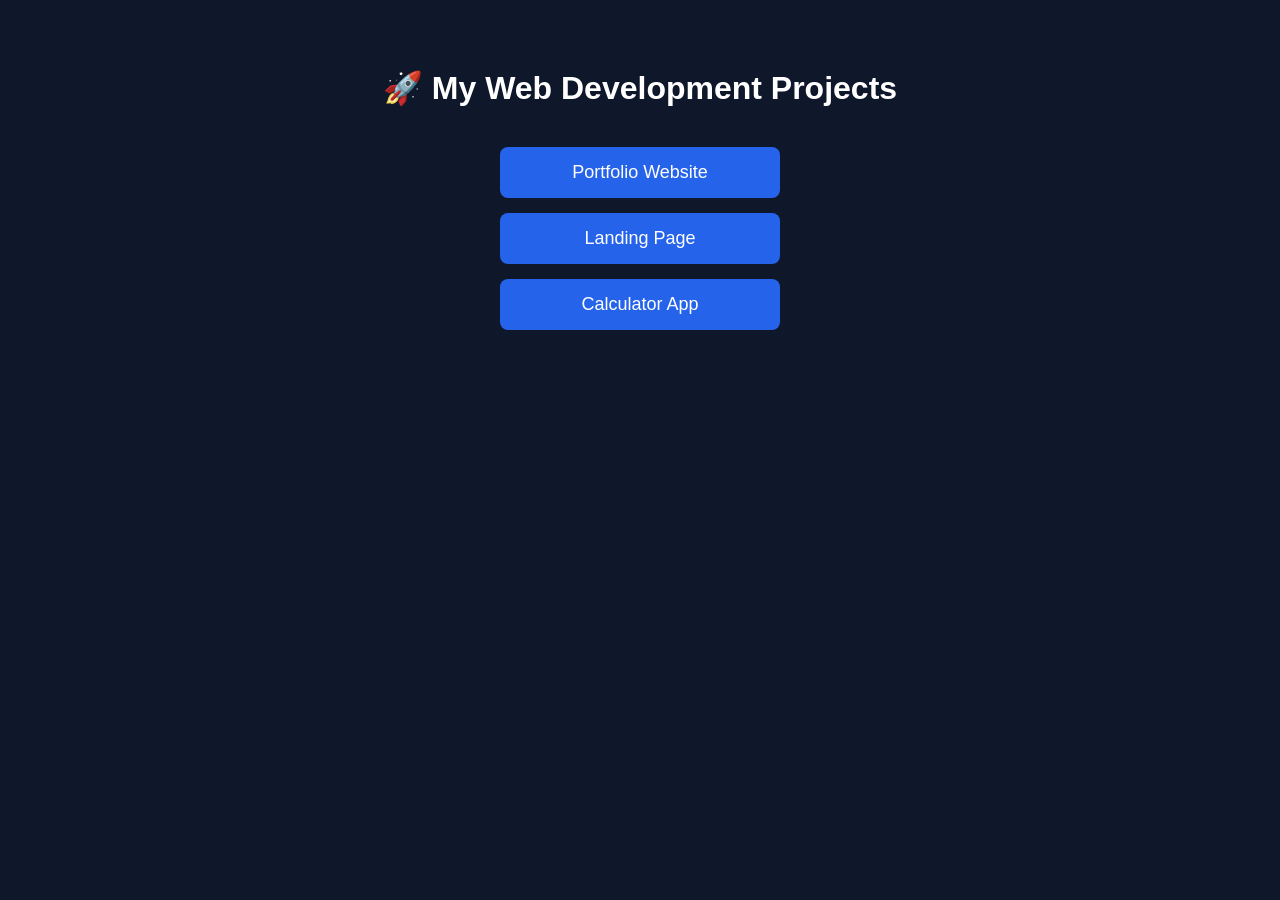
<file: index.html>
<!DOCTYPE html>
<html lang="en">
<head>
<meta charset="UTF-8">
<title>Shivam Projects</title>
<style>
body{
font-family: Arial;
text-align:center;
background:#0f172a;
color:white;
padding:40px;
}
h1{
margin-bottom:40px;
}
a{
display:block;
width:250px;
margin:15px auto;
padding:15px;
background:#2563eb;
color:white;
text-decoration:none;
border-radius:8px;
font-size:18px;
}
a:hover{
background:#1e40af;
}
</style>
</head>

<body>

<h1>🚀 My Web Development Projects</h1>

<a href="./portfolio/">Portfolio Website</a>

<a href="./Landing-page/">Landing Page</a>

<a href="./Calculator/">Calculator App</a>

</body>
</html>
</file>
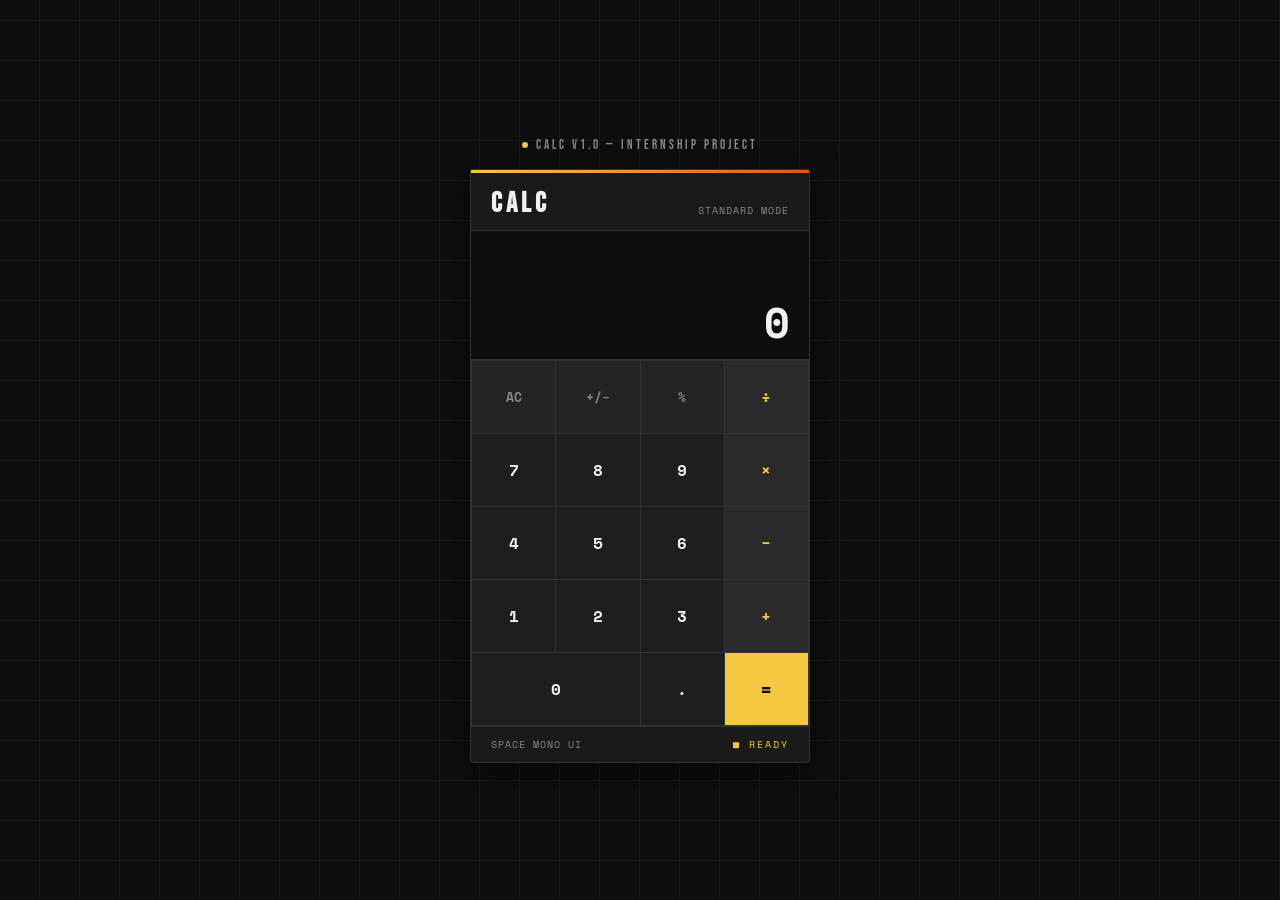
<file: Calculator/index.html>
<!DOCTYPE html>
<html lang="en">
<head>
  <meta charset="UTF-8" />
  <meta name="viewport" content="width=device-width, initial-scale=1.0" />
  <title>CALC — Internship Project</title>
  <link href="https://fonts.googleapis.com/css2?family=Space+Mono:wght@400;700&family=Bebas+Neue&display=swap" rel="stylesheet" />
  <style>
    *, *::before, *::after { box-sizing: border-box; margin: 0; padding: 0; }

    :root {
      --bg: #0e0e0e;
      --surface: #1a1a1a;
      --surface2: #242424;
      --border: #333;
      --accent: #f5c842;
      --accent2: #e8531a;
      --text: #f0f0f0;
      --muted: #888;
      --btn-op: #2a2a2a;
      --btn-num: #1e1e1e;
      --btn-eq: #f5c842;
      --btn-eq-text: #0e0e0e;
      --shadow: 0 8px 32px rgba(0,0,0,0.6);
      --radius: 4px;
    }

    body {
      min-height: 100vh;
      background: var(--bg);
      display: flex;
      align-items: center;
      justify-content: center;
      font-family: 'Space Mono', monospace;
      background-image:
        repeating-linear-gradient(0deg, transparent, transparent 39px, #1a1a1a 39px, #1a1a1a 40px),
        repeating-linear-gradient(90deg, transparent, transparent 39px, #1a1a1a 39px, #1a1a1a 40px);
    }

    .wrapper {
      display: flex;
      flex-direction: column;
      align-items: center;
      gap: 16px;
      animation: slideUp 0.6s cubic-bezier(0.16,1,0.3,1) both;
    }

    @keyframes slideUp {
      from { opacity: 0; transform: translateY(40px); }
      to   { opacity: 1; transform: translateY(0); }
    }

    .badge {
      display: flex;
      align-items: center;
      gap: 8px;
      font-family: 'Bebas Neue', sans-serif;
      font-size: 13px;
      letter-spacing: 3px;
      color: var(--muted);
    }

    .badge span {
      width: 6px; height: 6px;
      background: var(--accent);
      border-radius: 50%;
      animation: pulse 2s infinite;
    }

    @keyframes pulse {
      0%, 100% { opacity: 1; }
      50%       { opacity: 0.3; }
    }

    .calc {
      width: 340px;
      background: var(--surface);
      border: 1px solid var(--border);
      border-radius: 2px;
      overflow: hidden;
      box-shadow: var(--shadow), inset 0 1px 0 rgba(255,255,255,0.05);
      position: relative;
    }

    /* Accent bar top */
    .calc::before {
      content: '';
      position: absolute;
      top: 0; left: 0; right: 0;
      height: 3px;
      background: linear-gradient(90deg, var(--accent), var(--accent2));
    }

    /* Header */
    .header {
      padding: 20px 20px 12px;
      border-bottom: 1px solid var(--border);
      display: flex;
      justify-content: space-between;
      align-items: flex-end;
    }

    .header h1 {
      font-family: 'Bebas Neue', sans-serif;
      font-size: 28px;
      letter-spacing: 4px;
      color: var(--text);
      line-height: 1;
    }

    .header .version {
      font-size: 10px;
      color: var(--muted);
      letter-spacing: 1px;
    }

    /* Display */
    .display {
      padding: 20px 20px 16px;
      border-bottom: 1px solid var(--border);
      background: var(--bg);
      min-height: 110px;
      display: flex;
      flex-direction: column;
      justify-content: flex-end;
      align-items: flex-end;
      gap: 6px;
      position: relative;
    }

    .display .history {
      font-size: 12px;
      color: var(--muted);
      letter-spacing: 1px;
      min-height: 18px;
      text-align: right;
      word-break: break-all;
    }

    .display .expression {
      font-size: 14px;
      color: var(--accent);
      letter-spacing: 1px;
      min-height: 20px;
      text-align: right;
      word-break: break-all;
    }

    .display .result {
      font-size: 42px;
      font-weight: 700;
      color: var(--text);
      letter-spacing: -1px;
      line-height: 1;
      text-align: right;
      word-break: break-all;
      transition: font-size 0.1s;
    }

    .display .result.shrink { font-size: 28px; }

    /* Buttons grid */
    .buttons {
      display: grid;
      grid-template-columns: repeat(4, 1fr);
      gap: 1px;
      background: var(--border);
      padding: 1px;
    }

    button {
      border: none;
      cursor: pointer;
      font-family: 'Space Mono', monospace;
      font-size: 16px;
      font-weight: 700;
      height: 72px;
      display: flex;
      align-items: center;
      justify-content: center;
      transition: background 0.1s, transform 0.08s, color 0.1s;
      position: relative;
      user-select: none;
      outline: none;
    }

    button:active { transform: scale(0.93); }

    /* Ripple */
    button::after {
      content: '';
      position: absolute;
      inset: 0;
      background: white;
      opacity: 0;
      transition: opacity 0.3s;
      border-radius: var(--radius);
    }

    button.ripple::after { opacity: 0.08; }

    /* Number buttons */
    .btn-num {
      background: var(--btn-num);
      color: var(--text);
    }
    .btn-num:hover { background: #252525; }

    /* Operator buttons */
    .btn-op {
      background: var(--btn-op);
      color: var(--accent);
    }
    .btn-op:hover { background: #313131; }

    /* Function buttons */
    .btn-fn {
      background: var(--surface2);
      color: var(--muted);
      font-size: 13px;
    }
    .btn-fn:hover { background: #2e2e2e; color: var(--text); }

    /* Equals */
    .btn-eq {
      background: var(--btn-eq);
      color: var(--btn-eq-text);
      font-size: 20px;
    }
    .btn-eq:hover { background: #f7d050; }

    /* Zero spans 2 cols */
    .span2 { grid-column: span 2; }

    /* Footer */
    .footer {
      padding: 10px 20px;
      border-top: 1px solid var(--border);
      display: flex;
      justify-content: space-between;
      align-items: center;
    }

    .footer span {
      font-size: 10px;
      color: var(--muted);
      letter-spacing: 1px;
    }

    .footer .mode {
      font-size: 10px;
      color: var(--accent);
      letter-spacing: 2px;
    }

    /* Error shake */
    @keyframes shake {
      0%, 100% { transform: translateX(0); }
      20%       { transform: translateX(-8px); }
      40%       { transform: translateX(8px); }
      60%       { transform: translateX(-6px); }
      80%       { transform: translateX(6px); }
    }

    .display.error { animation: shake 0.4s ease; }
    .display.error .result { color: var(--accent2); }
  </style>
</head>
<body>
  <div class="wrapper">
    <div class="badge"><span></span> CALC v1.0 — INTERNSHIP PROJECT</div>

    <div class="calc">
      <div class="header">
        <h1>CALC</h1>
        <div class="version">STANDARD MODE</div>
      </div>

      <div class="display" id="display">
        <div class="history" id="history"></div>
        <div class="expression" id="expression"></div>
        <div class="result" id="result">0</div>
      </div>

      <div class="buttons">
        <!-- Row 1 -->
        <button class="btn-fn" data-action="clear">AC</button>
        <button class="btn-fn" data-action="sign">+/−</button>
        <button class="btn-fn" data-action="percent">%</button>
        <button class="btn-op" data-action="operator" data-value="÷">÷</button>

        <!-- Row 2 -->
        <button class="btn-num" data-action="digit" data-value="7">7</button>
        <button class="btn-num" data-action="digit" data-value="8">8</button>
        <button class="btn-num" data-action="digit" data-value="9">9</button>
        <button class="btn-op" data-action="operator" data-value="×">×</button>

        <!-- Row 3 -->
        <button class="btn-num" data-action="digit" data-value="4">4</button>
        <button class="btn-num" data-action="digit" data-value="5">5</button>
        <button class="btn-num" data-action="digit" data-value="6">6</button>
        <button class="btn-op" data-action="operator" data-value="−">−</button>

        <!-- Row 4 -->
        <button class="btn-num" data-action="digit" data-value="1">1</button>
        <button class="btn-num" data-action="digit" data-value="2">2</button>
        <button class="btn-num" data-action="digit" data-value="3">3</button>
        <button class="btn-op" data-action="operator" data-value="+">+</button>

        <!-- Row 5 -->
        <button class="btn-num span2" data-action="digit" data-value="0">0</button>
        <button class="btn-num" data-action="decimal">.</button>
        <button class="btn-eq" data-action="equals">=</button>
      </div>

      <div class="footer">
        <span>SPACE MONO UI</span>
        <span class="mode">■ READY</span>
      </div>
    </div>
  </div>

  <script>
    const display  = document.getElementById('display');
    const resultEl = document.getElementById('result');
    const exprEl   = document.getElementById('expression');
    const histEl   = document.getElementById('history');

    let state = {
      current:   '0',
      previous:  '',
      operator:  '',
      resetNext: false,
      history:   ''
    };

    function updateDisplay() {
      resultEl.textContent = state.current;
      exprEl.textContent   = state.previous + (state.operator ? ' ' + state.operator : '');
      histEl.textContent   = state.history;
      resultEl.classList.toggle('shrink', state.current.length > 10);
    }

    function handleDigit(v) {
      if (state.resetNext) {
        state.current = v;
        state.resetNext = false;
      } else {
        state.current = state.current === '0' ? v : (state.current.length < 14 ? state.current + v : state.current);
      }
      updateDisplay();
    }

    function handleDecimal() {
      if (state.resetNext) { state.current = '0.'; state.resetNext = false; }
      else if (!state.current.includes('.')) state.current += '.';
      updateDisplay();
    }

    function handleOperator(op) {
      if (state.operator && !state.resetNext) calculate(false);
      state.previous  = state.current;
      state.operator  = op;
      state.resetNext = true;
      updateDisplay();
    }

    function calculate(final = true) {
      if (!state.operator || state.resetNext) return;
      const a = parseFloat(state.previous);
      const b = parseFloat(state.current);
      let res;
      switch (state.operator) {
        case '+': res = a + b; break;
        case '−': res = a - b; break;
        case '×': res = a * b; break;
        case '÷':
          if (b === 0) { showError(); return; }
          res = a / b; break;
      }
      const expr = `${state.previous} ${state.operator} ${state.current}`;
      res = parseFloat(res.toPrecision(12));
      const resStr = String(res);
      if (final) state.history = expr + ' =';
      state.current   = resStr;
      state.previous  = '';
      state.operator  = '';
      state.resetNext = true;
      updateDisplay();
    }

    function showError() {
      state.current = 'Error';
      state.previous = ''; state.operator = ''; state.resetNext = true;
      updateDisplay();
      display.classList.add('error');
      setTimeout(() => display.classList.remove('error'), 500);
    }

    function handleClear() {
      state = { current: '0', previous: '', operator: '', resetNext: false, history: '' };
      updateDisplay();
    }

    function handleSign() {
      state.current = String(parseFloat(state.current) * -1);
      updateDisplay();
    }

    function handlePercent() {
      state.current = String(parseFloat(state.current) / 100);
      updateDisplay();
    }

    // Button clicks
    document.querySelectorAll('button').forEach(btn => {
      btn.addEventListener('click', () => {
        const { action, value } = btn.dataset;

        // Ripple effect
        btn.classList.add('ripple');
        setTimeout(() => btn.classList.remove('ripple'), 300);

        if (action === 'digit')    handleDigit(value);
        if (action === 'decimal')  handleDecimal();
        if (action === 'operator') handleOperator(value);
        if (action === 'equals')   calculate(true);
        if (action === 'clear')    handleClear();
        if (action === 'sign')     handleSign();
        if (action === 'percent')  handlePercent();
      });
    });

    // Keyboard support
    const keyMap = {
      '0':'0','1':'1','2':'2','3':'3','4':'4',
      '5':'5','6':'6','7':'7','8':'8','9':'9',
      '+':'+', '-':'−', '*':'×', '/':'÷',
      'Enter':'=', '=':'=', 'Escape':'AC', 'Backspace':'back',
      '.':'.', '%':'%'
    };

    document.addEventListener('keydown', e => {
      const k = keyMap[e.key];
      if (!k) return;
      e.preventDefault();
      if ('0123456789'.includes(k)) handleDigit(k);
      else if (k === '.') handleDecimal();
      else if (['+','−','×','÷'].includes(k)) handleOperator(k);
      else if (k === '=') calculate(true);
      else if (k === 'AC') handleClear();
      else if (k === '%') handlePercent();
      else if (k === 'back') {
        if (state.current.length > 1) state.current = state.current.slice(0,-1);
        else state.current = '0';
        updateDisplay();
      }
    });

    updateDisplay();
  </script>
</body>
</html>
</file>
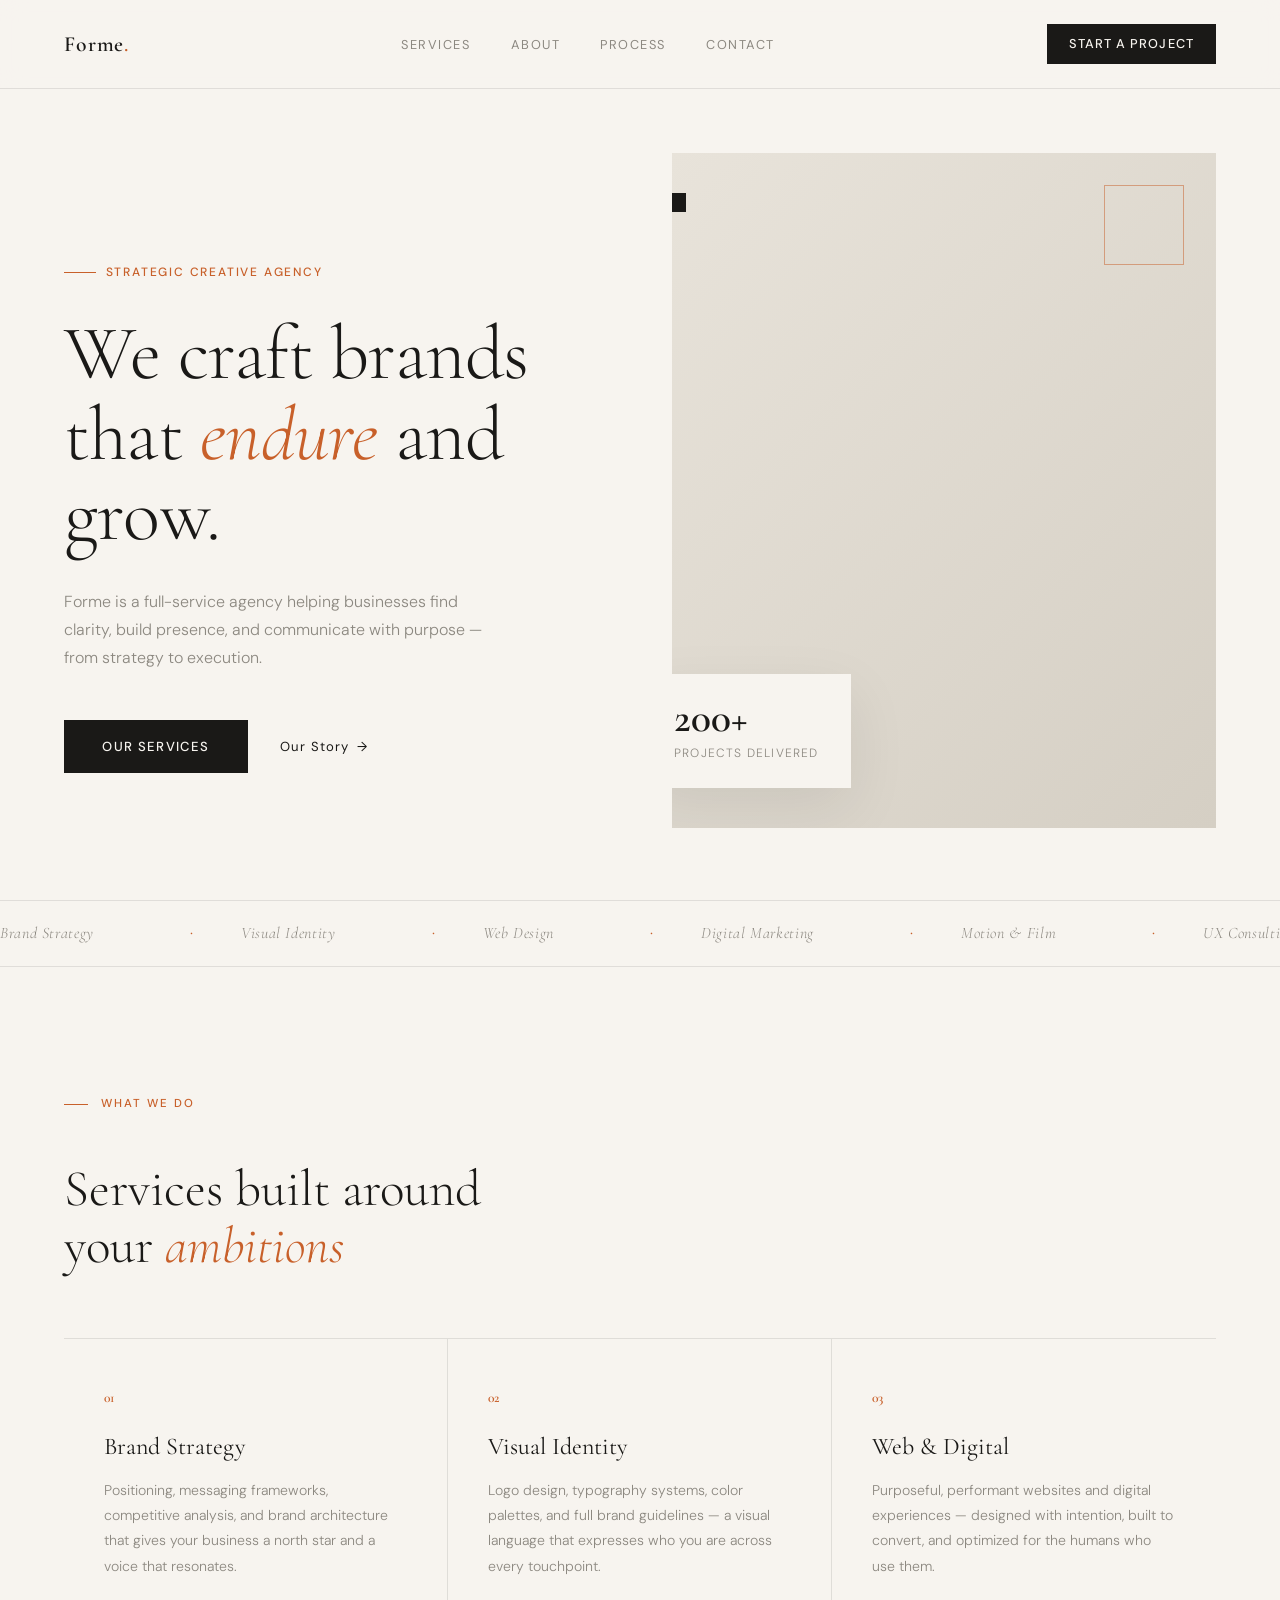
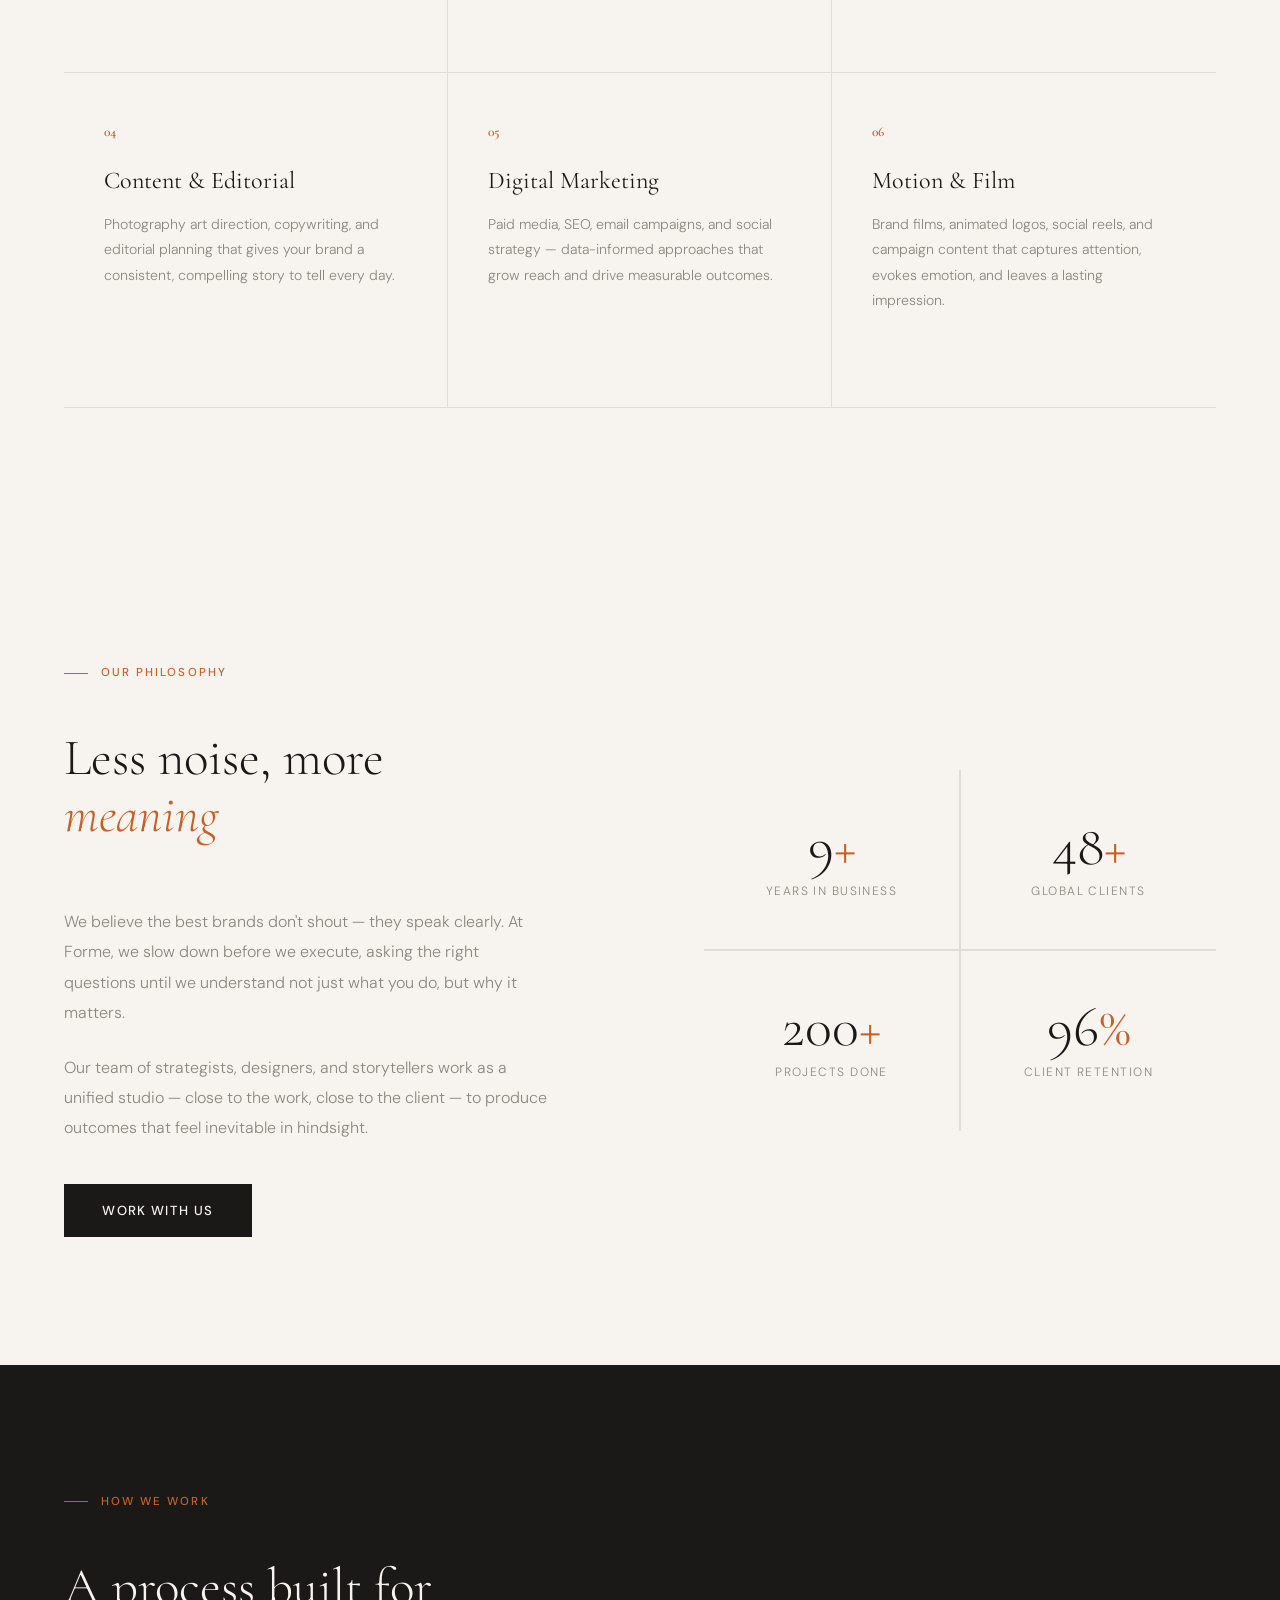
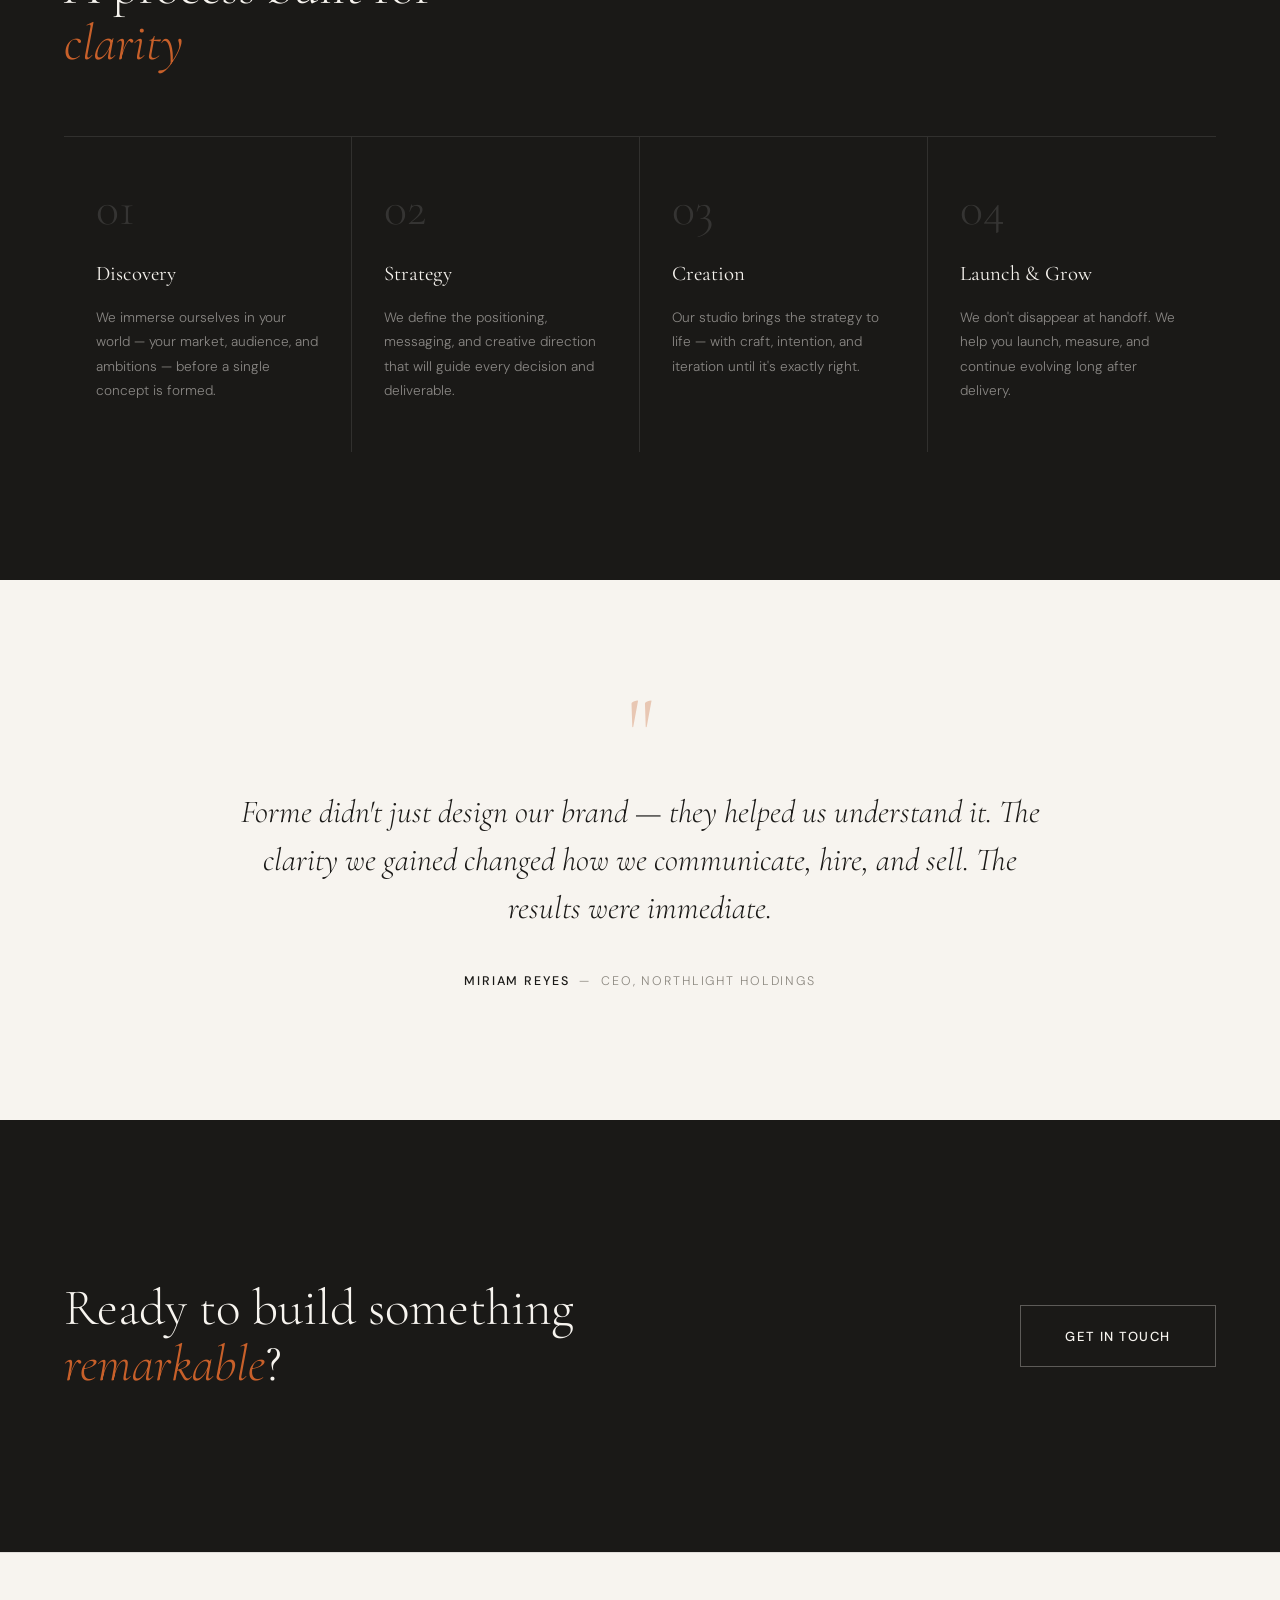
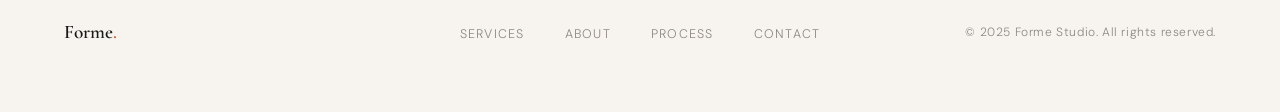
<file: Landing-page/index.html>
<!DOCTYPE html>
<html lang="en">
<head>
  <meta charset="UTF-8" />
  <meta name="viewport" content="width=device-width, initial-scale=1.0"/>
  <title>Forme Studio — Strategic Creative Agency</title>
  <link href="https://fonts.googleapis.com/css2?family=Cormorant+Garamond:ital,wght@0,300;0,400;0,600;1,300;1,400&family=DM+Sans:wght@300;400;500&display=swap" rel="stylesheet"/>
  <style>
    *, *::before, *::after { box-sizing: border-box; margin: 0; padding: 0; }

    :root {
      --cream: #F7F4EF;
      --ink: #1A1917;
      --warm-gray: #8C8880;
      --accent: #C8602A;
      --border: rgba(26,25,23,0.1);
      --serif: 'Cormorant Garamond', Georgia, serif;
      --sans: 'DM Sans', sans-serif;
    }

    html { scroll-behavior: smooth; }

    body {
      background: var(--cream);
      color: var(--ink);
      font-family: var(--sans);
      font-weight: 300;
      line-height: 1.6;
      overflow-x: hidden;
    }

    /* ── SCROLLBAR ── */
    ::-webkit-scrollbar { width: 4px; }
    ::-webkit-scrollbar-track { background: var(--cream); }
    ::-webkit-scrollbar-thumb { background: var(--accent); }

    /* ── NAV ── */
    nav {
      position: fixed; top: 0; left: 0; right: 0; z-index: 100;
      display: flex; justify-content: space-between; align-items: center;
      padding: 1.5rem 5vw;
      background: rgba(247,244,239,0.92);
      backdrop-filter: blur(12px);
      border-bottom: 1px solid var(--border);
    }

    .logo {
      font-family: var(--serif);
      font-size: 1.35rem;
      font-weight: 600;
      letter-spacing: 0.04em;
      text-decoration: none;
      color: var(--ink);
    }

    .logo span { color: var(--accent); }

    .nav-links {
      display: flex; gap: 2.5rem; list-style: none;
    }

    .nav-links a {
      text-decoration: none;
      font-size: 0.8rem;
      font-weight: 400;
      letter-spacing: 0.12em;
      text-transform: uppercase;
      color: var(--warm-gray);
      transition: color 0.25s;
    }

    .nav-links a:hover { color: var(--ink); }

    .nav-cta {
      font-size: 0.8rem;
      font-weight: 500;
      letter-spacing: 0.08em;
      text-transform: uppercase;
      text-decoration: none;
      color: var(--cream);
      background: var(--ink);
      padding: 0.6rem 1.4rem;
      transition: background 0.25s;
    }

    .nav-cta:hover { background: var(--accent); }

    /* ── HERO ── */
    .hero {
      min-height: 100vh;
      display: grid;
      grid-template-columns: 1fr 1fr;
      padding: 0 5vw;
      padding-top: 5rem;
      gap: 4rem;
      align-items: center;
    }

    .hero-left { padding-top: 3rem; }

    .hero-tag {
      display: inline-flex;
      align-items: center;
      gap: 0.6rem;
      font-size: 0.75rem;
      letter-spacing: 0.15em;
      text-transform: uppercase;
      color: var(--accent);
      font-weight: 500;
      margin-bottom: 2rem;
      opacity: 0;
      animation: fadeUp 0.8s 0.2s forwards;
    }

    .hero-tag::before {
      content: '';
      display: block;
      width: 2rem; height: 1px;
      background: var(--accent);
    }

    h1 {
      font-family: var(--serif);
      font-size: clamp(3.5rem, 6vw, 5.5rem);
      font-weight: 300;
      line-height: 1.05;
      letter-spacing: -0.01em;
      opacity: 0;
      animation: fadeUp 0.9s 0.35s forwards;
    }

    h1 em {
      font-style: italic;
      color: var(--accent);
    }

    .hero-sub {
      margin-top: 2rem;
      font-size: 1rem;
      color: var(--warm-gray);
      max-width: 38ch;
      line-height: 1.75;
      opacity: 0;
      animation: fadeUp 0.9s 0.5s forwards;
    }

    .hero-actions {
      margin-top: 3rem;
      display: flex;
      align-items: center;
      gap: 2rem;
      opacity: 0;
      animation: fadeUp 0.9s 0.65s forwards;
    }

    .btn-primary {
      text-decoration: none;
      font-size: 0.82rem;
      font-weight: 500;
      letter-spacing: 0.1em;
      text-transform: uppercase;
      color: var(--cream);
      background: var(--ink);
      padding: 1rem 2.4rem;
      transition: background 0.25s, transform 0.2s;
      display: inline-block;
    }

    .btn-primary:hover { background: var(--accent); transform: translateY(-1px); }

    .btn-text {
      text-decoration: none;
      font-size: 0.82rem;
      font-weight: 400;
      letter-spacing: 0.08em;
      color: var(--ink);
      display: flex;
      align-items: center;
      gap: 0.5rem;
      transition: gap 0.25s;
    }

    .btn-text:hover { gap: 0.9rem; }

    .btn-text::after { content: '→'; }

    .hero-right {
      position: relative;
      height: 75vh;
      opacity: 0;
      animation: fadeIn 1.2s 0.4s forwards;
    }

    .hero-visual {
      width: 100%; height: 100%;
      position: relative;
      overflow: hidden;
    }

    .hero-bg-block {
      position: absolute;
      inset: 0;
      background: linear-gradient(135deg, #E8E3DA 0%, #D5CFC4 100%);
    }

    .hero-accent-line {
      position: absolute;
      top: 2rem; right: 2rem;
      width: 80px; height: 80px;
      border: 1px solid var(--accent);
      opacity: 0.5;
    }

    .hero-stat-card {
      position: absolute;
      bottom: 2.5rem; left: -2rem;
      background: var(--cream);
      padding: 1.5rem 2rem;
      border-left: 2px solid var(--accent);
      box-shadow: 0 20px 60px rgba(0,0,0,0.08);
    }

    .hero-stat-card .num {
      font-family: var(--serif);
      font-size: 2.6rem;
      font-weight: 600;
      line-height: 1;
      color: var(--ink);
    }

    .hero-stat-card .label {
      font-size: 0.75rem;
      letter-spacing: 0.1em;
      text-transform: uppercase;
      color: var(--warm-gray);
      margin-top: 0.3rem;
    }

    .floating-tag {
      position: absolute;
      top: 2.5rem; left: -1.5rem;
      background: var(--ink);
      color: var(--cream);
      padding: 0.6rem 1.2rem;
      font-size: 0.72rem;
      letter-spacing: 0.1em;
      text-transform: uppercase;
      font-weight: 500;
    }

    /* ── MARQUEE ── */
    .marquee-wrap {
      border-top: 1px solid var(--border);
      border-bottom: 1px solid var(--border);
      padding: 1.2rem 0;
      overflow: hidden;
      white-space: nowrap;
    }

    .marquee-track {
      display: inline-flex;
      gap: 3rem;
      animation: marquee 20s linear infinite;
    }

    .marquee-item {
      font-family: var(--serif);
      font-size: 1rem;
      font-style: italic;
      color: var(--warm-gray);
      font-weight: 300;
      letter-spacing: 0.04em;
      flex-shrink: 0;
    }

    .marquee-dot {
      color: var(--accent);
      font-style: normal;
      margin-left: 3rem;
    }

    @keyframes marquee {
      from { transform: translateX(0); }
      to { transform: translateX(-50%); }
    }

    /* ── SERVICES ── */
    .section {
      padding: 8rem 5vw;
    }

    .section-label {
      display: flex;
      align-items: center;
      gap: 0.8rem;
      font-size: 0.72rem;
      letter-spacing: 0.18em;
      text-transform: uppercase;
      color: var(--accent);
      font-weight: 500;
      margin-bottom: 3rem;
    }

    .section-label::before {
      content: '';
      display: block; width: 1.5rem; height: 1px;
      background: var(--accent);
    }

    h2 {
      font-family: var(--serif);
      font-size: clamp(2.4rem, 4vw, 3.5rem);
      font-weight: 300;
      line-height: 1.1;
      max-width: 18ch;
      margin-bottom: 4rem;
    }

    h2 em { font-style: italic; color: var(--accent); }

    .services-grid {
      display: grid;
      grid-template-columns: repeat(3, 1fr);
      gap: 0;
      border-top: 1px solid var(--border);
    }

    .service-card {
      padding: 3rem 2.5rem;
      border-right: 1px solid var(--border);
      border-bottom: 1px solid var(--border);
      transition: background 0.3s;
      cursor: default;
    }

    .service-card:nth-child(3n) { border-right: none; }
    .service-card:hover { background: rgba(200,96,42,0.04); }

    .service-num {
      font-family: var(--serif);
      font-size: 0.85rem;
      color: var(--accent);
      font-weight: 600;
      margin-bottom: 1.5rem;
    }

    .service-icon {
      width: 2rem; height: 2rem;
      margin-bottom: 1.5rem;
      opacity: 0.6;
    }

    .service-card h3 {
      font-family: var(--serif);
      font-size: 1.5rem;
      font-weight: 400;
      margin-bottom: 1rem;
      line-height: 1.2;
    }

    .service-card p {
      font-size: 0.88rem;
      color: var(--warm-gray);
      line-height: 1.8;
    }

    .service-card .arrow {
      display: inline-block;
      margin-top: 1.5rem;
      font-size: 0.8rem;
      letter-spacing: 0.08em;
      color: var(--accent);
      opacity: 0;
      transition: opacity 0.25s, transform 0.25s;
    }

    .service-card:hover .arrow { opacity: 1; transform: translateX(4px); }

    /* ── ABOUT / STATS ── */
    .about-wrap {
      display: grid;
      grid-template-columns: 1fr 1fr;
      gap: 8rem;
      align-items: center;
    }

    .about-left .body-text {
      font-size: 1rem;
      color: var(--warm-gray);
      line-height: 1.9;
      max-width: 44ch;
    }

    .about-left .body-text + .body-text { margin-top: 1.5rem; }

    .stats-grid {
      display: grid;
      grid-template-columns: 1fr 1fr;
      gap: 2px;
      background: var(--border);
    }

    .stat-box {
      background: var(--cream);
      padding: 3rem 2rem;
      text-align: center;
      transition: background 0.3s;
    }

    .stat-box:hover { background: rgba(200,96,42,0.05); }

    .stat-box .big {
      font-family: var(--serif);
      font-size: 3.5rem;
      font-weight: 300;
      color: var(--ink);
      line-height: 1;
    }

    .stat-box .big span { color: var(--accent); }

    .stat-box .small {
      margin-top: 0.5rem;
      font-size: 0.75rem;
      letter-spacing: 0.12em;
      text-transform: uppercase;
      color: var(--warm-gray);
    }

    /* ── PROCESS ── */
    .process-section { background: var(--ink); }

    .process-section .section-label { color: var(--accent); }
    .process-section .section-label::before { background: var(--accent); }

    .process-section h2 { color: var(--cream); }

    .process-steps {
      display: grid;
      grid-template-columns: repeat(4, 1fr);
      gap: 0;
      border-top: 1px solid rgba(255,255,255,0.1);
      margin-top: 4rem;
    }

    .process-step {
      padding: 3rem 2rem;
      border-right: 1px solid rgba(255,255,255,0.1);
    }

    .process-step:last-child { border-right: none; }

    .step-num {
      font-family: var(--serif);
      font-size: 3rem;
      font-weight: 300;
      color: rgba(255,255,255,0.12);
      line-height: 1;
      margin-bottom: 1.5rem;
    }

    .process-step h4 {
      font-family: var(--serif);
      font-size: 1.3rem;
      font-weight: 400;
      color: var(--cream);
      margin-bottom: 1rem;
    }

    .process-step p {
      font-size: 0.85rem;
      color: rgba(247,244,239,0.5);
      line-height: 1.8;
    }

    /* ── TESTIMONIAL ── */
    .testimonial-wrap {
      max-width: 800px;
      margin: 0 auto;
      text-align: center;
    }

    .quote-mark {
      font-family: var(--serif);
      font-size: 6rem;
      line-height: 0.5;
      color: var(--accent);
      opacity: 0.3;
      margin-bottom: 2rem;
    }

    .testimonial-text {
      font-family: var(--serif);
      font-size: clamp(1.5rem, 2.5vw, 2rem);
      font-weight: 300;
      font-style: italic;
      line-height: 1.5;
      color: var(--ink);
      margin-bottom: 2.5rem;
    }

    .testimonial-author {
      font-size: 0.78rem;
      letter-spacing: 0.15em;
      text-transform: uppercase;
      color: var(--warm-gray);
    }

    .testimonial-author strong {
      color: var(--ink);
      font-weight: 500;
    }

    /* ── CTA ── */
    .cta-section {
      background: var(--ink);
      padding: 10rem 5vw;
      display: grid;
      grid-template-columns: 1fr auto;
      gap: 4rem;
      align-items: center;
    }

    .cta-section h2 {
      color: var(--cream);
      max-width: 22ch;
      margin-bottom: 0;
    }

    .cta-section h2 em { color: var(--accent); }

    .btn-outline {
      display: inline-block;
      text-decoration: none;
      font-size: 0.82rem;
      font-weight: 500;
      letter-spacing: 0.1em;
      text-transform: uppercase;
      color: var(--cream);
      border: 1px solid rgba(247,244,239,0.3);
      padding: 1.2rem 2.8rem;
      transition: border-color 0.25s, background 0.25s, color 0.25s;
      white-space: nowrap;
    }

    .btn-outline:hover {
      border-color: var(--accent);
      background: var(--accent);
    }

    /* ── FOOTER ── */
    footer {
      padding: 4rem 5vw;
      display: grid;
      grid-template-columns: 1fr auto 1fr;
      gap: 2rem;
      align-items: center;
      border-top: 1px solid var(--border);
    }

    .footer-logo {
      font-family: var(--serif);
      font-size: 1.2rem;
      font-weight: 600;
      color: var(--ink);
      text-decoration: none;
    }

    .footer-logo span { color: var(--accent); }

    .footer-links {
      display: flex; gap: 2.5rem; list-style: none;
    }

    .footer-links a {
      font-size: 0.78rem;
      letter-spacing: 0.1em;
      text-transform: uppercase;
      color: var(--warm-gray);
      text-decoration: none;
      transition: color 0.2s;
    }

    .footer-links a:hover { color: var(--accent); }

    .footer-copy {
      text-align: right;
      font-size: 0.75rem;
      color: var(--warm-gray);
      letter-spacing: 0.05em;
    }

    /* ── ANIMATIONS ── */
    @keyframes fadeUp {
      from { opacity: 0; transform: translateY(24px); }
      to   { opacity: 1; transform: translateY(0); }
    }

    @keyframes fadeIn {
      from { opacity: 0; }
      to   { opacity: 1; }
    }

    .reveal {
      opacity: 0;
      transform: translateY(30px);
      transition: opacity 0.8s ease, transform 0.8s ease;
    }

    .reveal.visible {
      opacity: 1;
      transform: translateY(0);
    }

    /* ── RESPONSIVE ── */
    @media (max-width: 900px) {
      .hero { grid-template-columns: 1fr; min-height: auto; padding-top: 8rem; }
      .hero-right { height: 50vw; }
      .hero-stat-card { left: 1rem; }
      .services-grid { grid-template-columns: 1fr; }
      .service-card { border-right: none; }
      .about-wrap { grid-template-columns: 1fr; gap: 4rem; }
      .process-steps { grid-template-columns: 1fr 1fr; }
      .cta-section { grid-template-columns: 1fr; }
      footer { grid-template-columns: 1fr; text-align: center; }
      .footer-copy { text-align: center; }
      .footer-links { justify-content: center; }
      .nav-links { display: none; }
    }
  </style>
</head>
<body>

  <!-- NAV -->
  <nav>
    <a href="#" class="logo">Forme<span>.</span></a>
    <ul class="nav-links">
      <li><a href="#services">Services</a></li>
      <li><a href="#about">About</a></li>
      <li><a href="#process">Process</a></li>
      <li><a href="#contact">Contact</a></li>
    </ul>
    <a href="#contact" class="nav-cta">Start a Project</a>
  </nav>

  <!-- HERO -->
  <section class="hero">
    <div class="hero-left">
      <div class="hero-tag">Strategic Creative Agency</div>
      <h1>We craft brands that <em>endure</em> and grow.</h1>
      <p class="hero-sub">Forme is a full-service agency helping businesses find clarity, build presence, and communicate with purpose — from strategy to execution.</p>
      <div class="hero-actions">
        <a href="#services" class="btn-primary">Our Services</a>
        <a href="#about" class="btn-text">Our Story</a>
      </div>
    </div>
    <div class="hero-right">
      <div class="hero-visual">
        <div class="hero-bg-block"></div>
        <div class="hero-accent-line"></div>
        <div class="floating-tag"></div>
        <div class="hero-stat-card">
          <div class="num">200+</div>
          <div class="label">Projects Delivered</div>
        </div>
      </div>
    </div>
  </section>

  <!-- MARQUEE -->
  <div class="marquee-wrap">
    <div class="marquee-track">
      <span class="marquee-item">Brand Strategy</span><span class="marquee-dot">·</span>
      <span class="marquee-item">Visual Identity</span><span class="marquee-dot">·</span>
      <span class="marquee-item">Web Design</span><span class="marquee-dot">·</span>
      <span class="marquee-item">Digital Marketing</span><span class="marquee-dot">·</span>
      <span class="marquee-item">Motion & Film</span><span class="marquee-dot">·</span>
      <span class="marquee-item">UX Consulting</span><span class="marquee-dot">·</span>
      <span class="marquee-item">Content Creation</span><span class="marquee-dot">·</span>
      <span class="marquee-item">Brand Strategy</span><span class="marquee-dot">·</span>
      <span class="marquee-item">Visual Identity</span><span class="marquee-dot">·</span>
      <span class="marquee-item">Web Design</span><span class="marquee-dot">·</span>
      <span class="marquee-item">Digital Marketing</span><span class="marquee-dot">·</span>
      <span class="marquee-item">Motion & Film</span><span class="marquee-dot">·</span>
      <span class="marquee-item">UX Consulting</span><span class="marquee-dot">·</span>
      <span class="marquee-item">Content Creation</span><span class="marquee-dot">·</span>
    </div>
  </div>

  <!-- SERVICES -->
  <section class="section" id="services">
    <div class="section-label">What We Do</div>
    <h2>Services built around your <em>ambitions</em></h2>
    <div class="services-grid reveal">
      <div class="service-card">
        <div class="service-num">01</div>
        <h3>Brand Strategy</h3>
        <p>Positioning, messaging frameworks, competitive analysis, and brand architecture that gives your business a north star and a voice that resonates.</p>
        <div class="arrow">Explore →</div>
      </div>
      <div class="service-card">
        <div class="service-num">02</div>
        <h3>Visual Identity</h3>
        <p>Logo design, typography systems, color palettes, and full brand guidelines — a visual language that expresses who you are across every touchpoint.</p>
        <div class="arrow">Explore →</div>
      </div>
      <div class="service-card">
        <div class="service-num">03</div>
        <h3>Web & Digital</h3>
        <p>Purposeful, performant websites and digital experiences — designed with intention, built to convert, and optimized for the humans who use them.</p>
        <div class="arrow">Explore →</div>
      </div>
      <div class="service-card">
        <div class="service-num">04</div>
        <h3>Content & Editorial</h3>
        <p>Photography art direction, copywriting, and editorial planning that gives your brand a consistent, compelling story to tell every day.</p>
        <div class="arrow">Explore →</div>
      </div>
      <div class="service-card">
        <div class="service-num">05</div>
        <h3>Digital Marketing</h3>
        <p>Paid media, SEO, email campaigns, and social strategy — data-informed approaches that grow reach and drive measurable outcomes.</p>
        <div class="arrow">Explore →</div>
      </div>
      <div class="service-card">
        <div class="service-num">06</div>
        <h3>Motion & Film</h3>
        <p>Brand films, animated logos, social reels, and campaign content that captures attention, evokes emotion, and leaves a lasting impression.</p>
        <div class="arrow">Explore →</div>
      </div>
    </div>
  </section>

  <!-- ABOUT -->
  <section class="section" id="about">
    <div class="about-wrap">
      <div class="about-left reveal">
        <div class="section-label">Our Philosophy</div>
        <h2>Less noise, more <em>meaning</em></h2>
        <p class="body-text">We believe the best brands don't shout — they speak clearly. At Forme, we slow down before we execute, asking the right questions until we understand not just what you do, but why it matters.</p>
        <p class="body-text">Our team of strategists, designers, and storytellers work as a unified studio — close to the work, close to the client — to produce outcomes that feel inevitable in hindsight.</p>
        <a href="#contact" class="btn-primary" style="margin-top:2.5rem; display:inline-block;">Work With Us</a>
      </div>
      <div class="stats-grid reveal">
        <div class="stat-box">
          <div class="big">9<span>+</span></div>
          <div class="small">Years in Business</div>
        </div>
        <div class="stat-box">
          <div class="big">48<span>+</span></div>
          <div class="small">Global Clients</div>
        </div>
        <div class="stat-box">
          <div class="big">200<span>+</span></div>
          <div class="small">Projects Done</div>
        </div>
        <div class="stat-box">
          <div class="big">96<span>%</span></div>
          <div class="small">Client Retention</div>
        </div>
      </div>
    </div>
  </section>

  <!-- PROCESS -->
  <section class="section process-section" id="process">
    <div class="section-label">How We Work</div>
    <h2>A process built for <em>clarity</em></h2>
    <div class="process-steps reveal">
      <div class="process-step">
        <div class="step-num">01</div>
        <h4>Discovery</h4>
        <p>We immerse ourselves in your world — your market, audience, and ambitions — before a single concept is formed.</p>
      </div>
      <div class="process-step">
        <div class="step-num">02</div>
        <h4>Strategy</h4>
        <p>We define the positioning, messaging, and creative direction that will guide every decision and deliverable.</p>
      </div>
      <div class="process-step">
        <div class="step-num">03</div>
        <h4>Creation</h4>
        <p>Our studio brings the strategy to life — with craft, intention, and iteration until it's exactly right.</p>
      </div>
      <div class="process-step">
        <div class="step-num">04</div>
        <h4>Launch & Grow</h4>
        <p>We don't disappear at handoff. We help you launch, measure, and continue evolving long after delivery.</p>
      </div>
    </div>
  </section>

  <!-- TESTIMONIAL -->
  <section class="section">
    <div class="testimonial-wrap reveal">
      <div class="quote-mark">"</div>
      <p class="testimonial-text">Forme didn't just design our brand — they helped us understand it. The clarity we gained changed how we communicate, hire, and sell. The results were immediate.</p>
      <div class="testimonial-author">
        <strong>Miriam Reyes</strong> &nbsp;—&nbsp; CEO, Northlight Holdings
      </div>
    </div>
  </section>

  <!-- CTA -->
  <section class="cta-section" id="contact">
    <h2>Ready to build something <em>remarkable</em>?</h2>
    <a href="mailto:hello@formestudio.co" class="btn-outline">Get In Touch</a>
  </section>

  <!-- FOOTER -->
  <footer>
    <a href="#" class="footer-logo">Forme<span>.</span></a>
    <ul class="footer-links">
      <li><a href="#services">Services</a></li>
      <li><a href="#about">About</a></li>
      <li><a href="#process">Process</a></li>
      <li><a href="#contact">Contact</a></li>
    </ul>
    <div class="footer-copy">© 2025 Forme Studio. All rights reserved.</div>
  </footer>

  <script>
    // Scroll reveal
    const reveals = document.querySelectorAll('.reveal');
    const observer = new IntersectionObserver((entries) => {
      entries.forEach(entry => {
        if (entry.isIntersecting) {
          entry.target.classList.add('visible');
          observer.unobserve(entry.target);
        }
      });
    }, { threshold: 0.12 });
    reveals.forEach(el => observer.observe(el));
  </script>

</body>
</html>
</file>
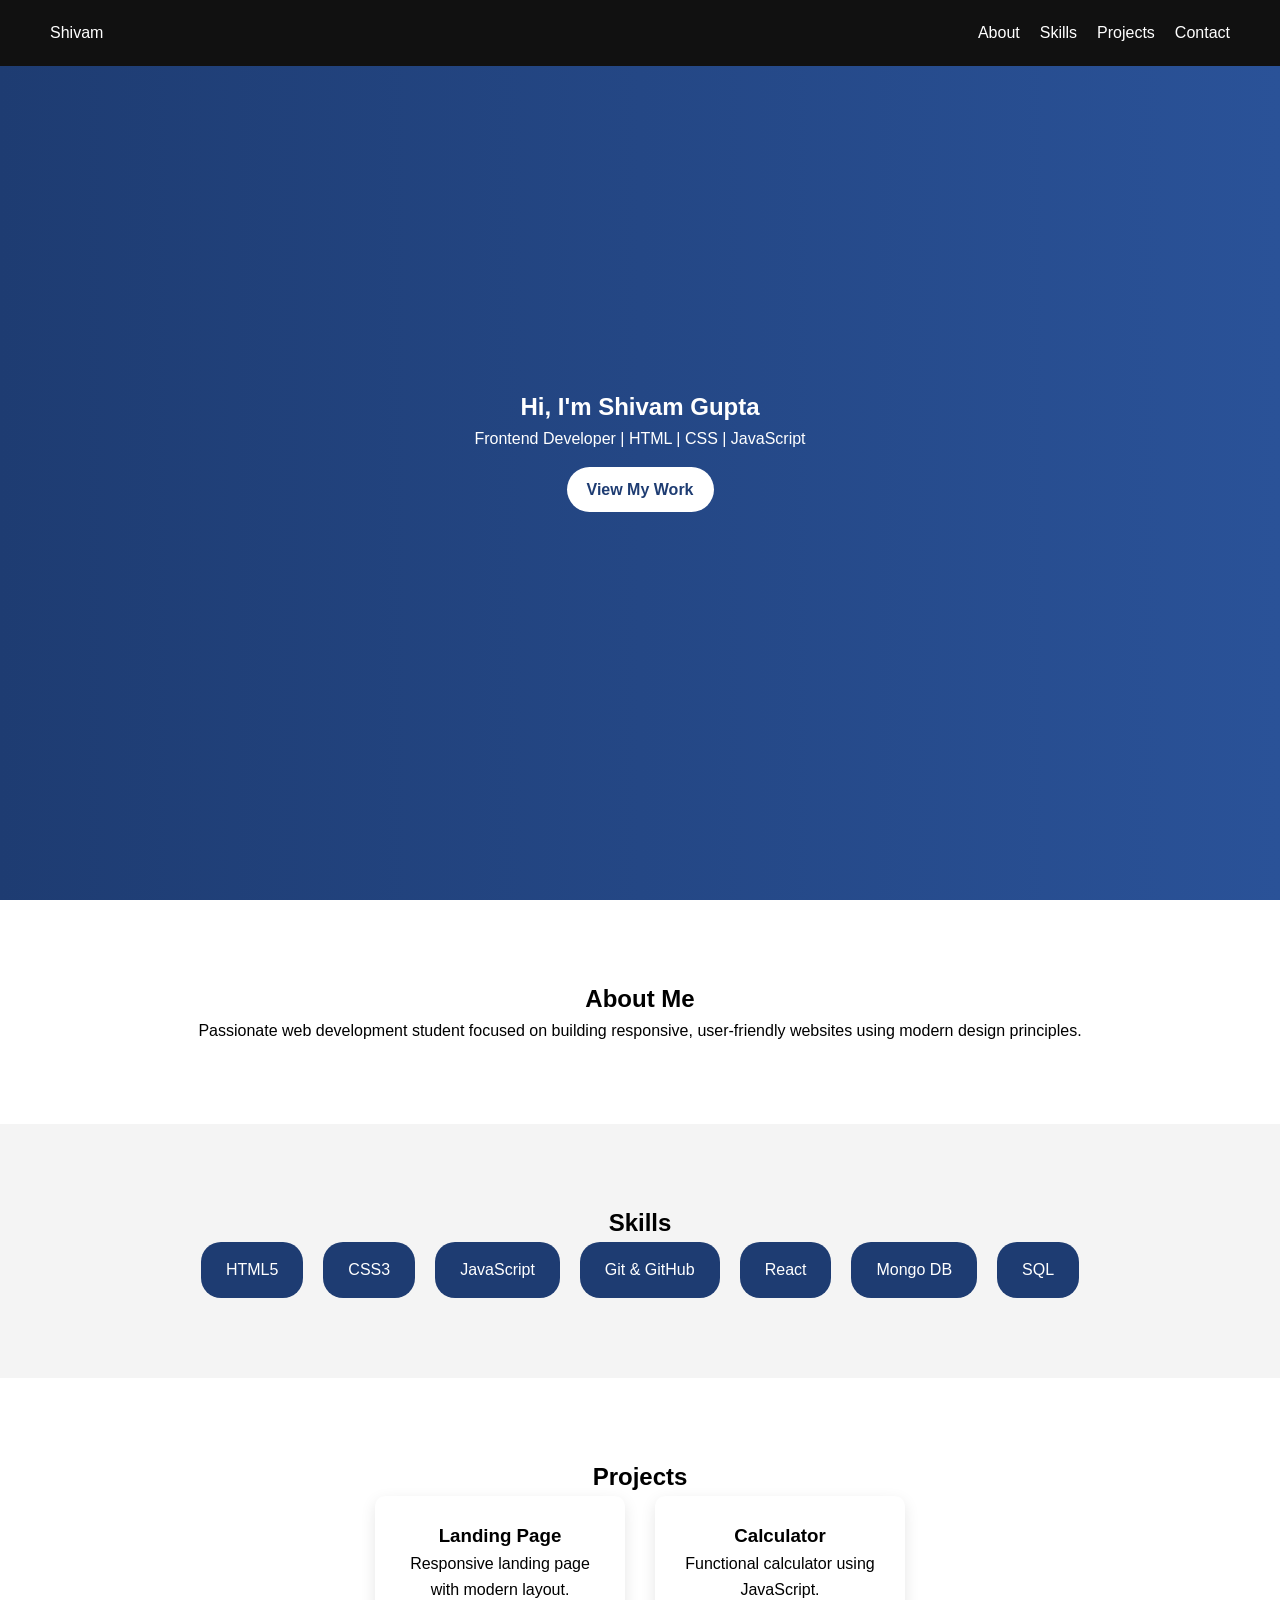
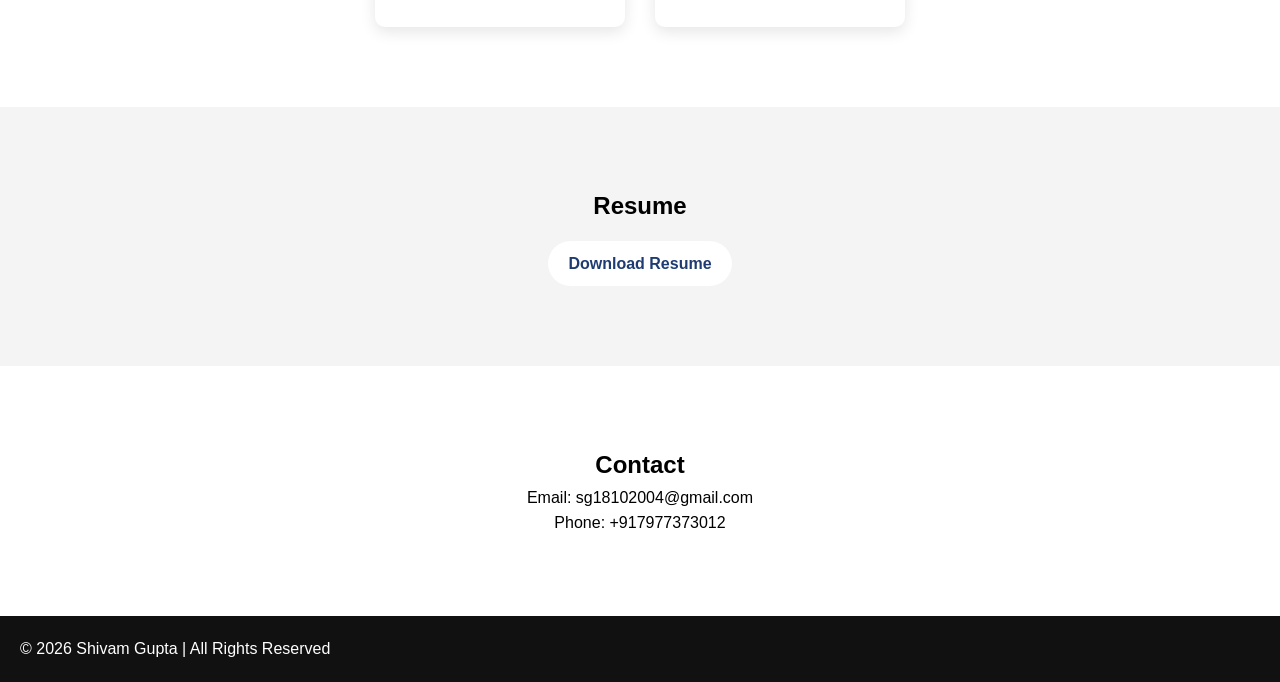
<file: portfolio/index.html>
<!DOCTYPE html>
<html lang="en">
<head>
    <meta charset="UTF-8">
    <title>Shivam Gupta | Portfolio</title>
    <link rel="stylesheet" href="style.css">
</head>
<body>

<nav>
    <div class="logo">Shivam</div>
    <ul>
        <li><a href="#about">About</a></li>
        <li><a href="#skills">Skills</a></li>
        <li><a href="#projects">Projects</a></li>
        <li><a href="#contact">Contact</a></li>
    </ul>
</nav>

<section class="hero">
    <h1>Hi, I'm Shivam Gupta</h1>
    <p>Frontend Developer | HTML | CSS | JavaScript</p>
    <a href="#projects" class="btn">View My Work</a>
</section>

<section id="about" class="section">
    <h2>About Me</h2>
    <div class="about-container">
        <!-- <img src="images/profile.jpg" alt="Profile"> -->
        <p>
            Passionate web development student focused on building responsive,
            user-friendly websites using modern design principles.
        </p>
    </div>
</section>

<section id="skills" class="section dark">
    <h2>Skills</h2>
    <div class="skills-container">
        <div class="skill">HTML5</div>
        <div class="skill">CSS3</div>
        <div class="skill">JavaScript</div>
        <div class="skill">Git & GitHub</div>
        <div class="skill">React</div>
        <div class="skill">Mongo DB</div>
        <div class="skill">SQL</div>
    </div>
</section>

<section id="projects" class="section">
    <h2>Projects</h2>
    <div class="project-container">
        <div class="card">
            <h3>Landing Page</h3>
            <p>Responsive landing page with modern layout.</p>
        </div>

        <div class="card">
            <h3>Calculator</h3>
            <p>Functional calculator using JavaScript.</p>
        </div>
    </div>
</section>

<section class="section dark" id="resume">
    <h2>Resume</h2>
    <a href="resume.pdf" download class="btn">Download Resume</a>
</section>

<section id="contact" class="section">
    <h2>Contact</h2>
    <p>Email: sg18102004@gmail.com</p>
    <p>Phone: +917977373012</p>
</section>

<footer>
    <p>© 2026 Shivam Gupta | All Rights Reserved</p>
</footer>

</body>
</html>
</file>
<file: portfolio/style.css>
* {
    margin: 0;
    padding: 0;
    box-sizing: border-box;
    scroll-behavior: smooth;
}

body {
    font-family: 'Segoe UI', sans-serif;
    line-height: 1.6;
}

nav {
    display: flex;
    justify-content: space-between;
    padding: 20px 50px;
    background: #111;
    color: white;
    position: fixed;
    width: 100%;
}

nav ul {
    display: flex;
    list-style: none;
}

nav ul li {
    margin-left: 20px;
}

nav a {
    color: white;
    text-decoration: none;
}

.hero {
    height: 100vh;
    background: linear-gradient(to right, #1e3c72, #2a5298);
    color: white;
    display: flex;
    flex-direction: column;
    justify-content: center;
    align-items: center;
    text-align: center;
    padding: 20px;
}

.btn {
    display: inline-block;
    padding: 10px 20px;
    background: white;
    color: #1e3c72;
    margin-top: 15px;
    text-decoration: none;
    border-radius: 25px;
    font-weight: bold;
    transition: 0.3s;
}

.btn:hover {
    background: #ddd;
}

.section {
    padding: 80px 50px;
    text-align: center;
}

.dark {
    background: #f4f4f4;
}

.about-container {
    display: flex;
    align-items: center;
    justify-content: center;
    gap: 30px;
    flex-wrap: wrap;
}

.about-container img {
    width: 180px;
    border-radius: 50%;
}

.skills-container {
    display: flex;
    justify-content: center;
    gap: 20px;
    flex-wrap: wrap;
}

.skill {
    padding: 15px 25px;
    background: #1e3c72;
    color: white;
    border-radius: 20px;
}

.project-container {
    display: flex;
    justify-content: center;
    gap: 30px;
    flex-wrap: wrap;
}

.card {
    padding: 25px;
    background: white;
    width: 250px;
    box-shadow: 0 5px 15px rgba(0,0,0,0.1);
    border-radius: 10px;
    transition: 0.3s;
}

.card:hover {
    transform: translateY(-10px);
}

footer {
    background: #111;
    color: white;
    padding: 20px;
}
</file>
